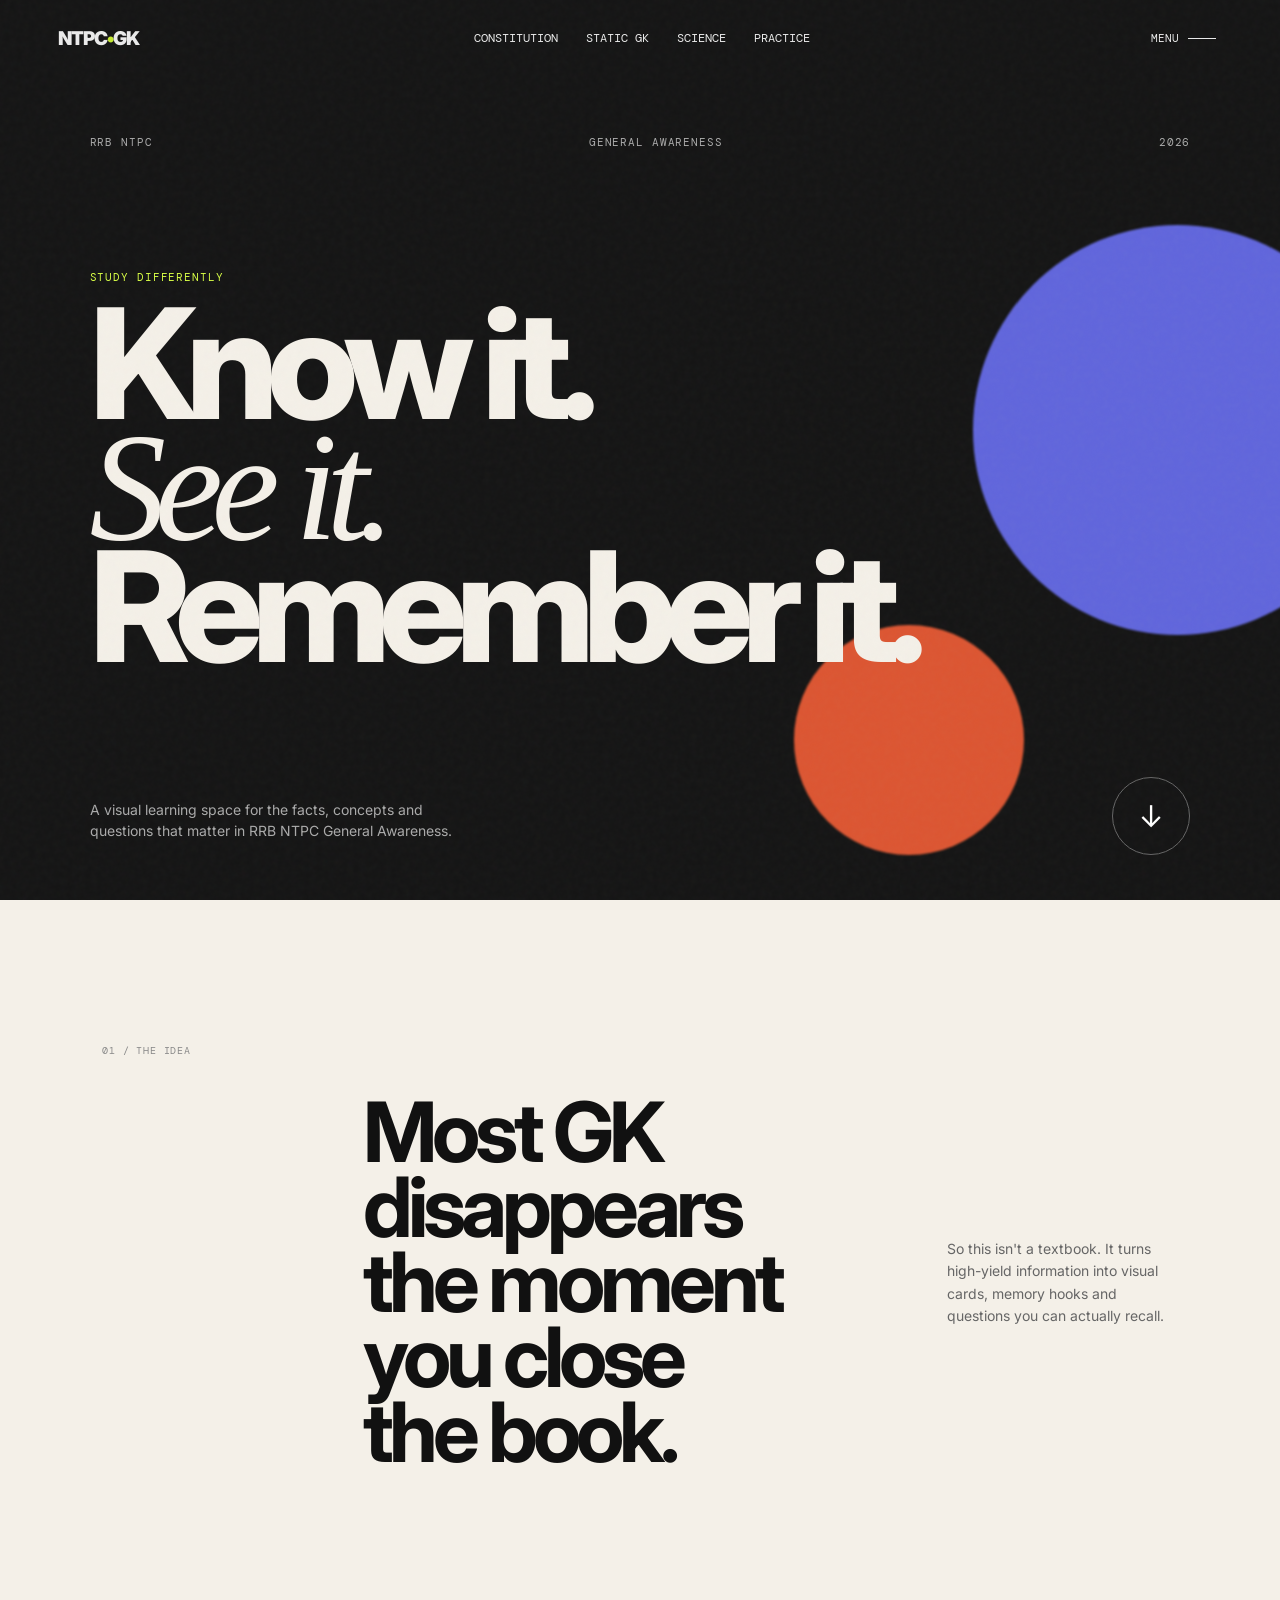
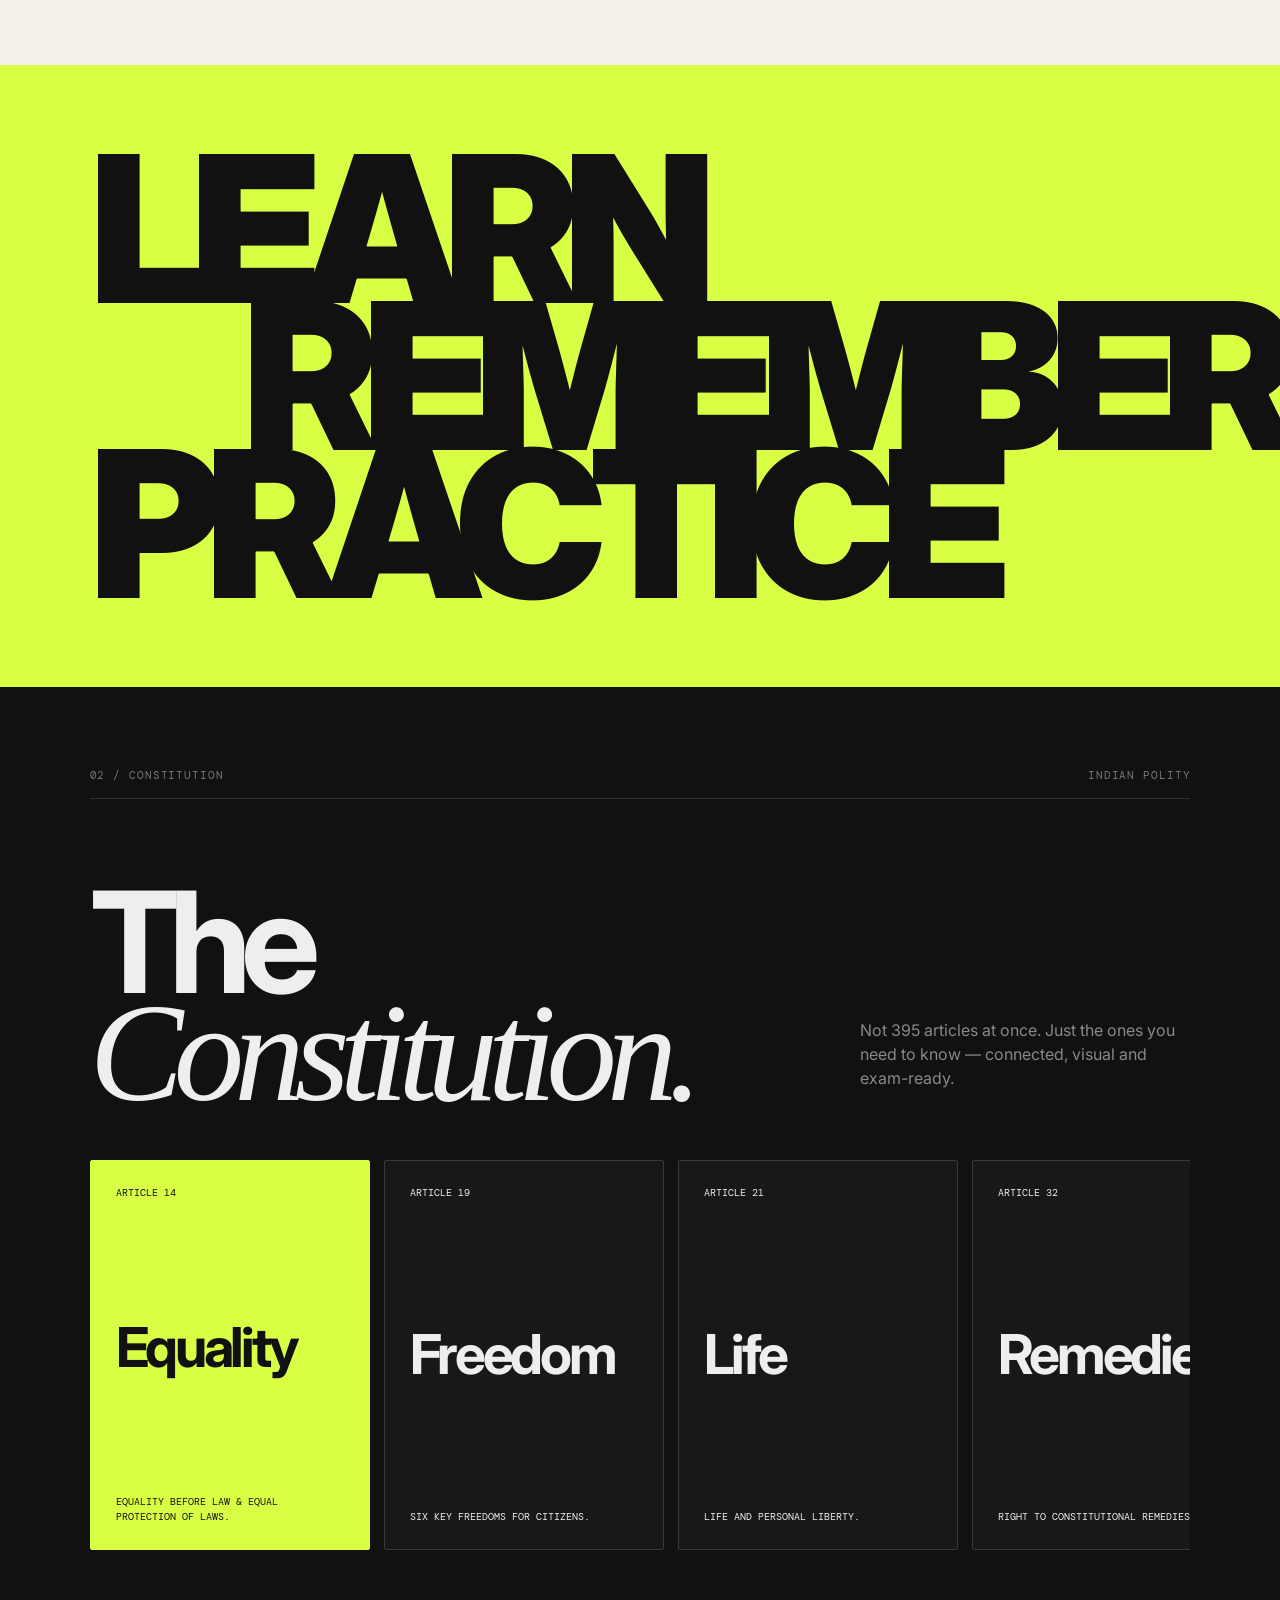
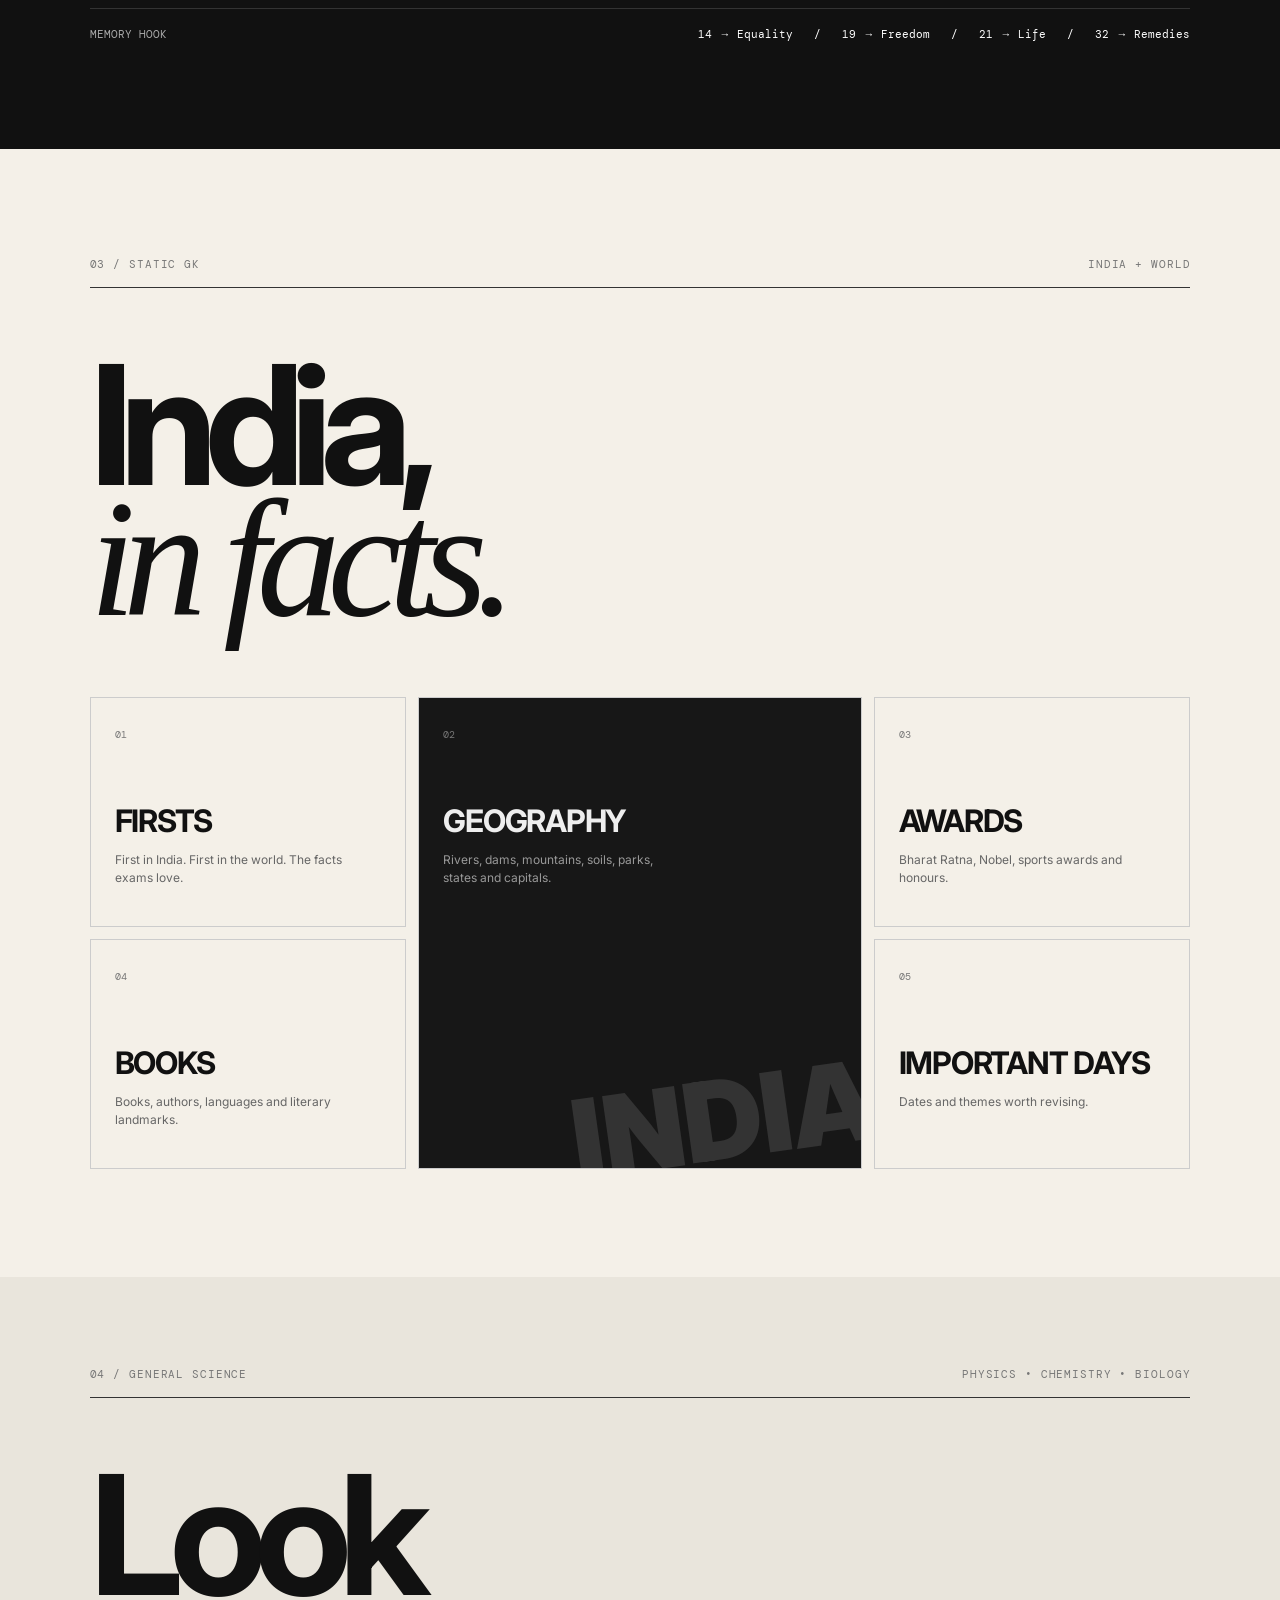
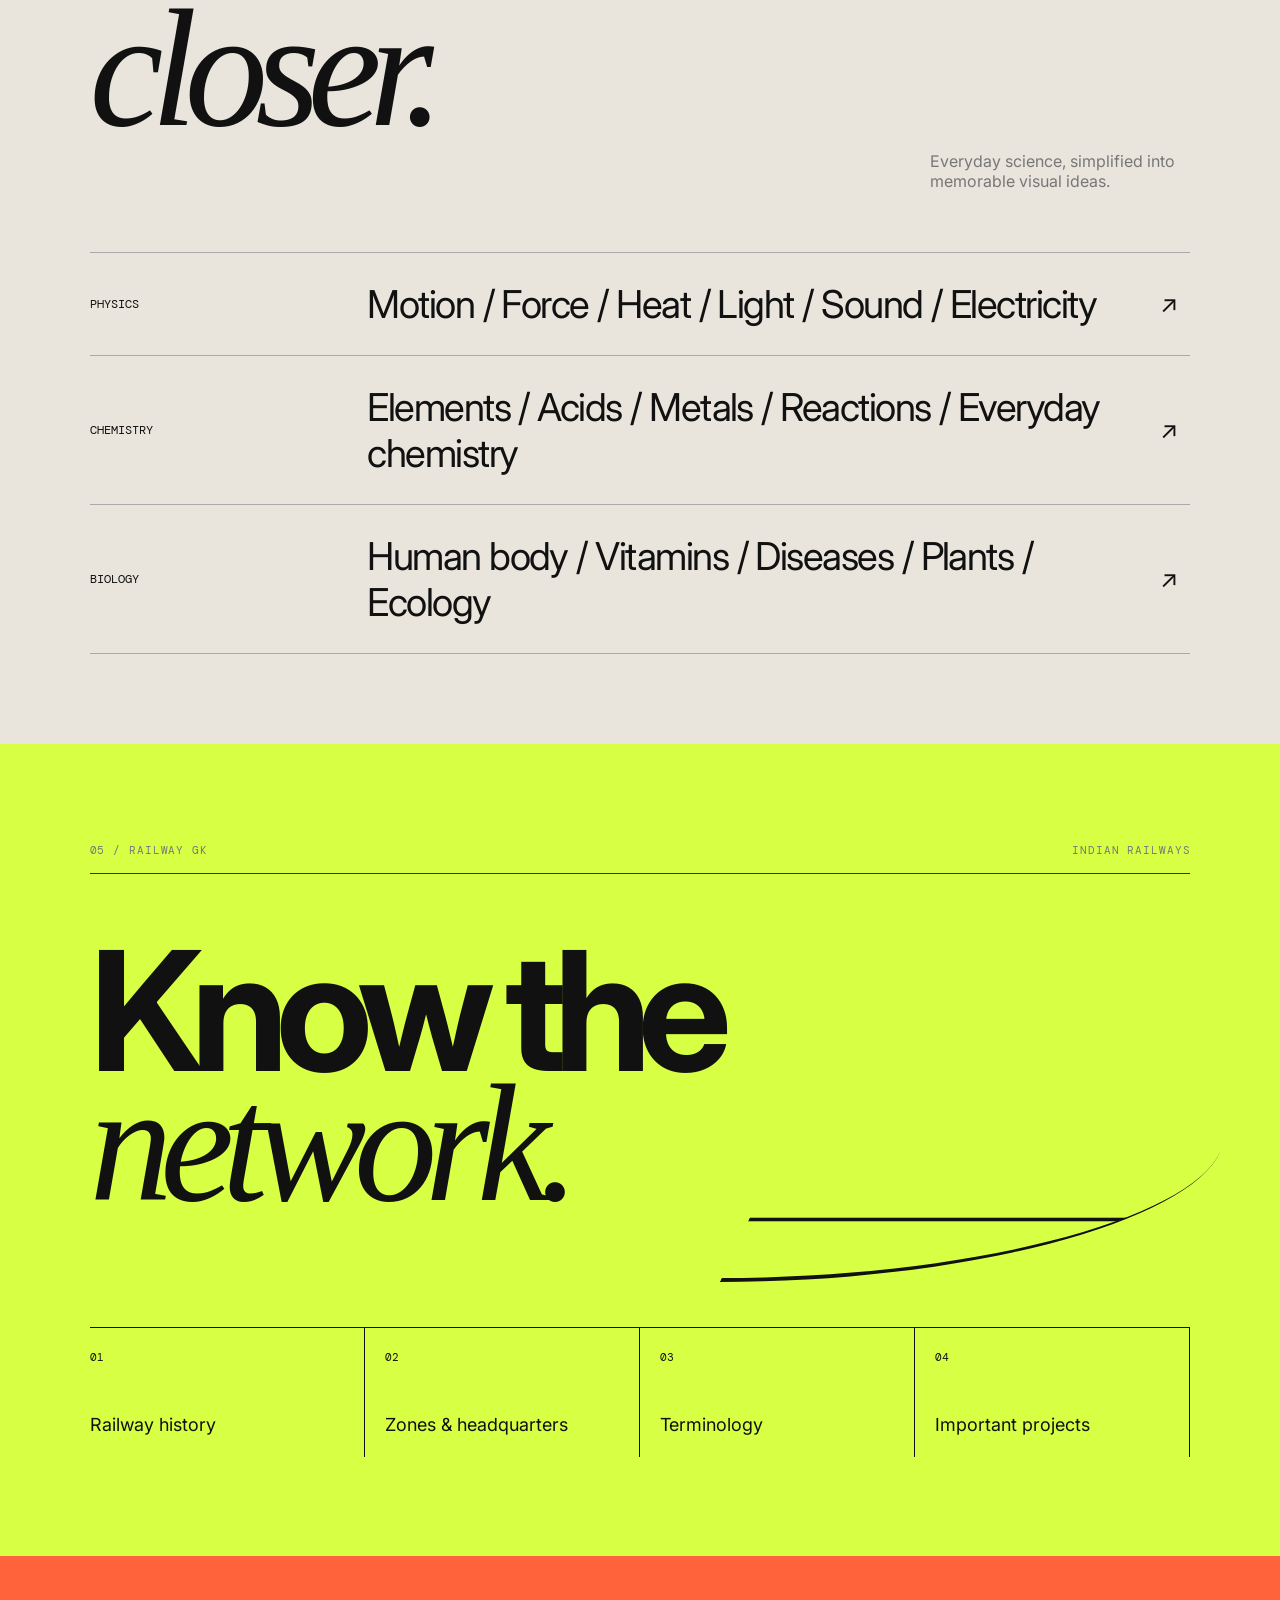
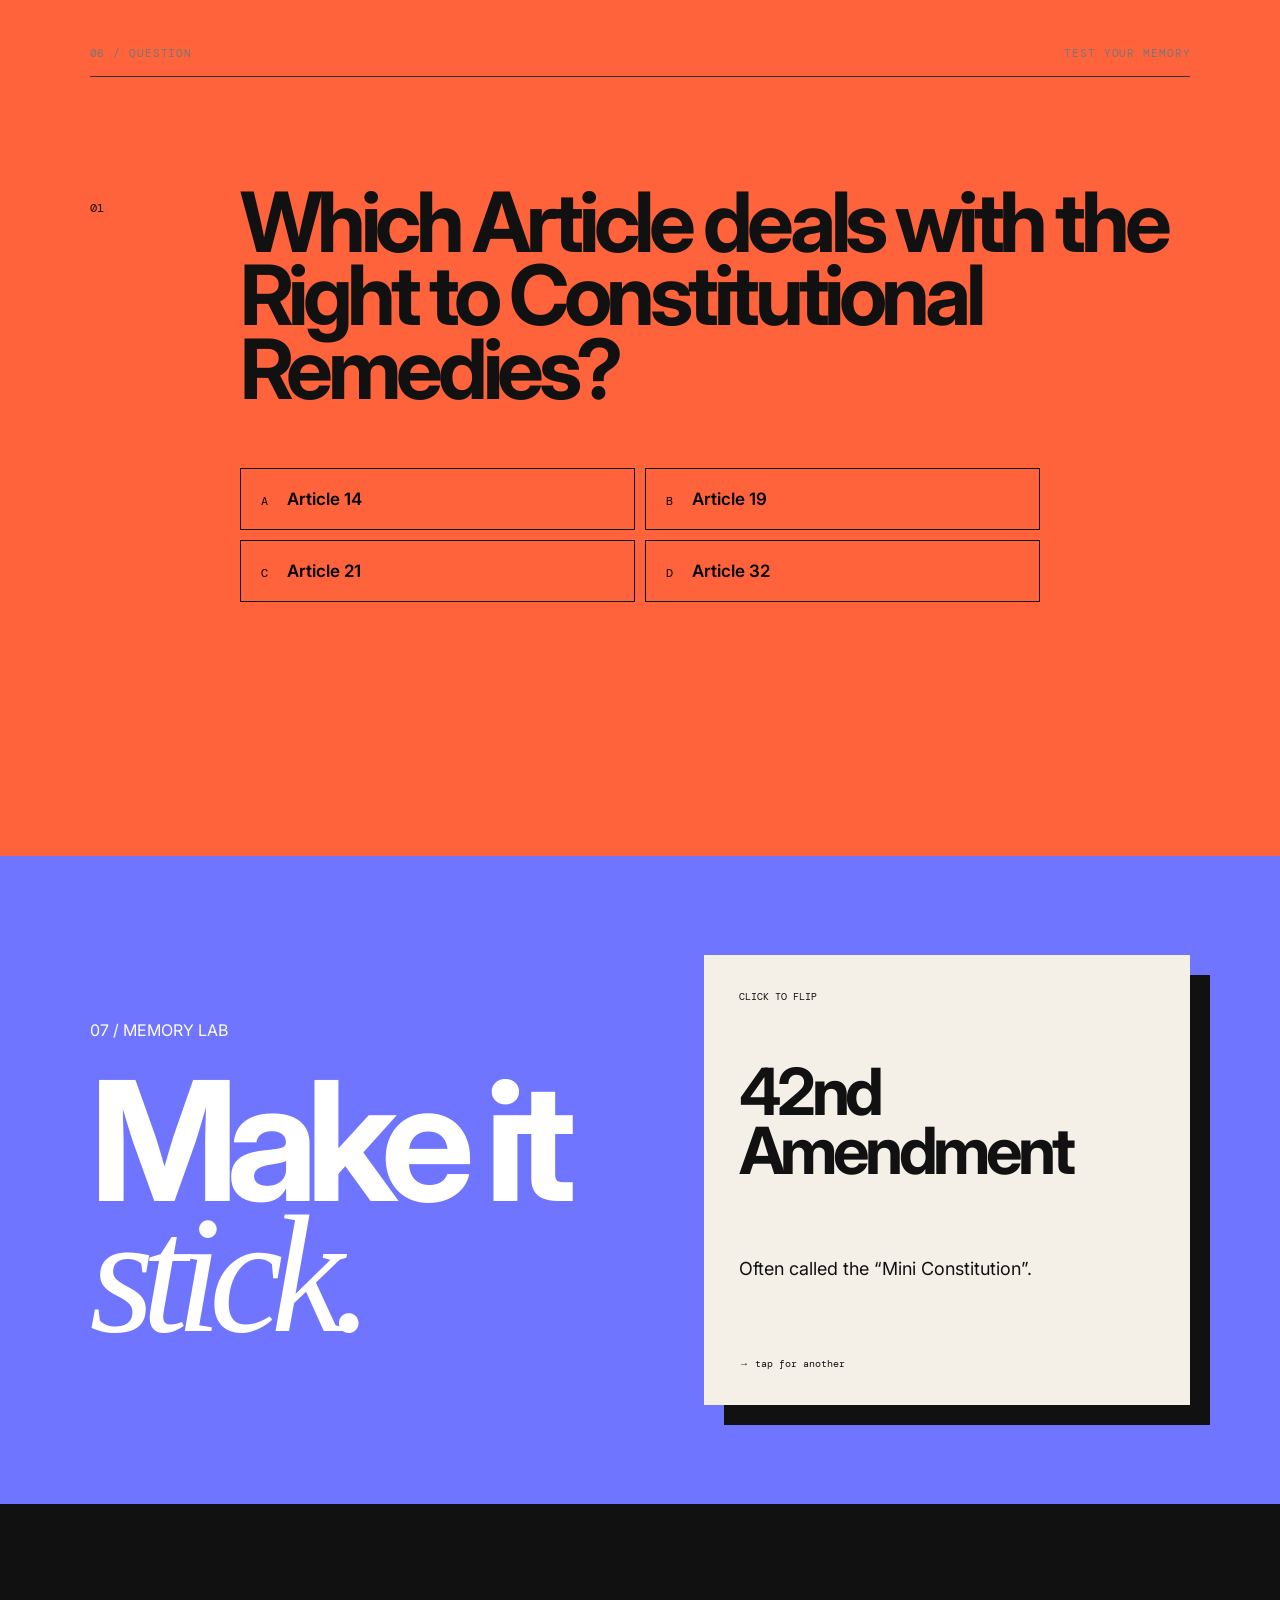
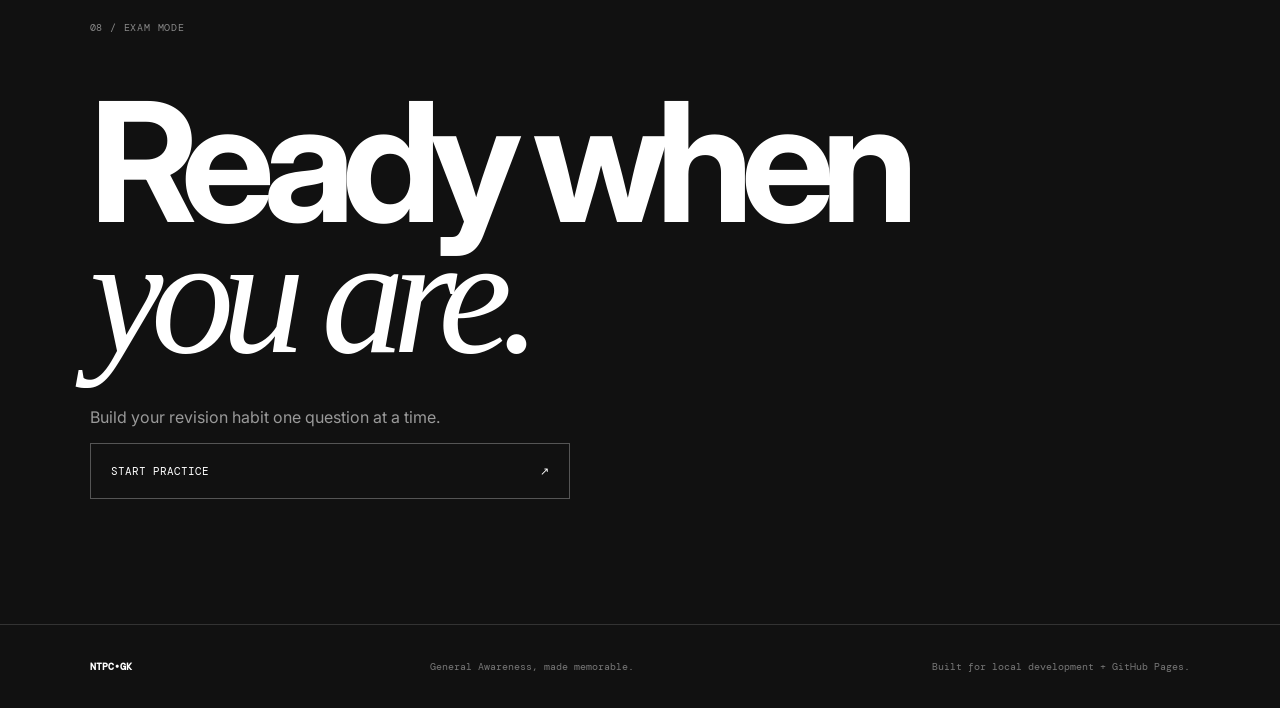
<file: index.html>
<!doctype html>
<html lang="en"><head>
<meta charset="utf-8"><meta name="viewport" content="width=device-width,initial-scale=1">
<title>NTPC — General Awareness</title><link rel="stylesheet" href="style.css">
</head><body>
<div class="cursor"></div><div class="grain"></div>
<header class="nav">
  <a class="wordmark" href="#top">NTPC<span>•</span>GK</a>
  <div class="navlinks"><a href="#constitution">Constitution</a><a href="#static">Static GK</a><a href="#science">Science</a><a href="#practice">Practice</a></div>
  <button class="menu" onclick="toggleMenu()">MENU <i></i></button>
</header>
<div class="mobileMenu" id="mobileMenu"><a href="#constitution" onclick="toggleMenu()">Constitution</a><a href="#static" onclick="toggleMenu()">Static GK</a><a href="#science" onclick="toggleMenu()">Science</a><a href="#practice" onclick="toggleMenu()">Practice</a></div>

<main id="top">
<section class="hero">
  <div class="heroMeta"><span>RRB NTPC</span><span>GENERAL AWARENESS</span><span>2026</span></div>
  <div class="heroTitle"><p class="kicker">STUDY DIFFERENTLY</p><h1>Know it.<br><em>See it.</em><br>Remember it.</h1></div>
  <div class="heroBottom"><p>A visual learning space for the facts, concepts and questions that matter in RRB NTPC General Awareness.</p><a class="circleBtn" href="#constitution">↓</a></div>
  <div class="orb orb1"></div><div class="orb orb2"></div>
</section>

<section class="intro reveal">
 <div class="label">01 / THE IDEA</div>
 <div class="bigCopy">Most GK disappears<br>the moment you close<br>the book.</div>
 <div class="sideCopy">So this isn't a textbook. It turns high-yield information into visual cards, memory hooks and questions you can actually recall.</div>
</section>

<section class="statement">
 <div class="statementWord">LEARN</div><div class="statementWord offset">REMEMBER</div><div class="statementWord">PRACTICE</div>
</section>

<section class="chapter dark reveal" id="constitution">
 <div class="chapterTop"><span>02 / CONSTITUTION</span><span>INDIAN POLITY</span></div>
 <div class="chapterTitle"><h2>The<br><em>Constitution.</em></h2><p>Not 395 articles at once. Just the ones you need to know — connected, visual and exam-ready.</p></div>
 <div class="articleRail">
  <article class="articleCard featured"><span>ARTICLE 14</span><strong>Equality</strong><small>Equality before law & equal protection of laws.</small></article>
  <article class="articleCard"><span>ARTICLE 19</span><strong>Freedom</strong><small>Six key freedoms for citizens.</small></article>
  <article class="articleCard"><span>ARTICLE 21</span><strong>Life</strong><small>Life and personal liberty.</small></article>
  <article class="articleCard"><span>ARTICLE 32</span><strong>Remedies</strong><small>Right to Constitutional Remedies.</small></article>
 </div>
 <div class="memoryStrip"><span>MEMORY HOOK</span><b>14 → Equality &nbsp; / &nbsp; 19 → Freedom &nbsp; / &nbsp; 21 → Life &nbsp; / &nbsp; 32 → Remedies</b></div>
</section>

<section class="facts reveal" id="static">
 <div class="chapterTop"><span>03 / STATIC GK</span><span>INDIA + WORLD</span></div>
 <h2>India,<br><em>in facts.</em></h2>
 <div class="factMosaic">
  <article><span>01</span><b>FIRSTS</b><p>First in India. First in the world. The facts exams love.</p></article>
  <article class="tall"><span>02</span><b>GEOGRAPHY</b><p>Rivers, dams, mountains, soils, parks, states and capitals.</p><div class="mapShape">INDIA</div></article>
  <article><span>03</span><b>AWARDS</b><p>Bharat Ratna, Nobel, sports awards and honours.</p></article>
  <article><span>04</span><b>BOOKS</b><p>Books, authors, languages and literary landmarks.</p></article>
  <article><span>05</span><b>IMPORTANT DAYS</b><p>Dates and themes worth revising.</p></article>
 </div>
</section>

<section class="science reveal" id="science">
 <div class="chapterTop"><span>04 / GENERAL SCIENCE</span><span>PHYSICS • CHEMISTRY • BIOLOGY</span></div>
 <div class="scienceTitle"><h2>Look<br><em>closer.</em></h2><p>Everyday science, simplified into memorable visual ideas.</p></div>
 <div class="scienceRows">
  <div class="scienceRow"><b>PHYSICS</b><span>Motion / Force / Heat / Light / Sound / Electricity</span><i>↗</i></div>
  <div class="scienceRow"><b>CHEMISTRY</b><span>Elements / Acids / Metals / Reactions / Everyday chemistry</span><i>↗</i></div>
  <div class="scienceRow"><b>BIOLOGY</b><span>Human body / Vitamins / Diseases / Plants / Ecology</span><i>↗</i></div>
 </div>
</section>

<section class="railway reveal">
 <div class="chapterTop"><span>05 / RAILWAY GK</span><span>INDIAN RAILWAYS</span></div>
 <div class="railTitle"><h2>Know the<br><em>network.</em></h2><div class="track"></div></div>
 <div class="railFacts"><div><b>01</b><span>Railway history</span></div><div><b>02</b><span>Zones & headquarters</span></div><div><b>03</b><span>Terminology</span></div><div><b>04</b><span>Important projects</span></div></div>
</section>

<section class="question reveal" id="practice">
 <div class="chapterTop"><span>06 / QUESTION</span><span>TEST YOUR MEMORY</span></div>
 <div class="qwrap">
   <div class="qnum">01</div>
   <div><h2>Which Article deals with the Right to Constitutional Remedies?</h2>
   <div class="options" id="options">
    <button onclick="answer(this,0)">A <span>Article 14</span></button>
    <button onclick="answer(this,1)">B <span>Article 19</span></button>
    <button onclick="answer(this,2)">C <span>Article 21</span></button>
    <button onclick="answer(this,3)">D <span>Article 32</span></button>
   </div><p class="result" id="result"></p></div>
 </div>
</section>

<section class="memory reveal">
 <div class="memoryBig"><span>07 / MEMORY LAB</span><h2>Make it<br><em>stick.</em></h2></div>
 <div class="flash" id="flash" onclick="nextFlash()"><small>CLICK TO FLIP</small><b id="flashTitle">42nd Amendment</b><p id="flashText">Often called the “Mini Constitution”.</p><span id="flashHint">→ tap for another</span></div>
</section>

<section class="cta reveal">
 <div class="label">08 / EXAM MODE</div><h2>Ready when<br><em>you are.</em></h2><p>Build your revision habit one question at a time.</p><a href="#practice" class="ctaBtn">START PRACTICE <span>↗</span></a>
</section>
</main>
<footer><b>NTPC•GK</b><span>General Awareness, made memorable.</span><span>Built for local development + GitHub Pages.</span></footer>
<script src="app.js"></script>
</body></html>
</file>
<file: style.css>
@import url('https://fonts.googleapis.com/css2?family=DM+Mono:wght@400;500&family=Inter:wght@400;500;600;700;800;900&display=swap');
:root{--ink:#111;--paper:#f4f0e8;--lime:#d9ff45;--orange:#ff6238;--blue:#6f75ff;--line:#242424;--serif:Georgia,serif}
*{box-sizing:border-box}html{scroll-behavior:smooth}body{margin:0;background:var(--paper);color:var(--ink);font-family:Inter,Arial,sans-serif;overflow-x:hidden}.grain{position:fixed;inset:0;pointer-events:none;opacity:.035;background-image:url("data:image/svg+xml,%3Csvg viewBox='0 0 180 180' xmlns='http://www.w3.org/2000/svg'%3E%3Cfilter id='n'%3E%3CfeTurbulence type='fractalNoise' baseFrequency='.8' numOctaves='3' stitchTiles='stitch'/%3E%3C/filter%3E%3Crect width='100%25' height='100%25' filter='url(%23n)' opacity='.8'/%3E%3C/svg%3E");z-index:50}.nav{height:76px;padding:0 4.5%;display:flex;align-items:center;justify-content:space-between;position:fixed;top:0;left:0;right:0;z-index:40;mix-blend-mode:difference;color:#fff}.wordmark{font-weight:900;font-size:19px;color:inherit;text-decoration:none;letter-spacing:-1px}.wordmark span{color:var(--lime)}.navlinks{display:flex;gap:28px;font:12px "DM Mono",monospace;text-transform:uppercase}.navlinks a{color:inherit;text-decoration:none}.menu{background:none;border:0;color:inherit;font:11px "DM Mono";display:flex;align-items:center;gap:9px}.menu i{width:28px;height:1px;background:currentColor;display:block}.mobileMenu{position:fixed;inset:0;background:#111;color:#fff;z-index:35;display:none;flex-direction:column;justify-content:center;padding:8%;gap:18px}.mobileMenu.open{display:flex}.mobileMenu a{font-size:48px;color:#fff;text-decoration:none;font-weight:800;letter-spacing:-3px}.hero{min-height:100vh;background:#151515;color:#f4f0e8;padding:15vh 7% 5vh;display:flex;flex-direction:column;justify-content:space-between;position:relative;overflow:hidden}.heroMeta,.chapterTop,.label,.kicker{font:11px "DM Mono",monospace;letter-spacing:.08em;text-transform:uppercase}.heroMeta{display:flex;justify-content:space-between;max-width:100%;color:#aaa}.heroTitle{position:relative;z-index:2}.kicker{color:var(--lime);margin-bottom:20px}.hero h1{font-size:clamp(72px,12vw,190px);line-height:.78;letter-spacing:-.075em;margin:0;font-weight:800}.hero h1 em,.chapterTitle em,.facts h2 em,.scienceTitle em,.railTitle em,.memoryBig em,.cta h2 em{font-family:var(--serif);font-weight:400}.heroBottom{display:flex;justify-content:space-between;align-items:end;position:relative;z-index:2}.heroBottom p{max-width:390px;color:#aaa;line-height:1.5;font-size:14px}.circleBtn{width:78px;height:78px;border:1px solid #666;border-radius:50%;display:grid;place-items:center;color:#fff;text-decoration:none;font-size:30px}.orb{position:absolute;border-radius:50%;filter:blur(1px);opacity:.85}.orb1{width:32vw;height:32vw;background:var(--blue);right:-8vw;top:25vh}.orb2{width:18vw;height:18vw;background:var(--orange);right:20vw;bottom:5vh}.intro{min-height:85vh;padding:16vh 8%;display:grid;grid-template-columns:1fr 2.4fr 1fr;gap:30px;align-items:center}.bigCopy{font-size:clamp(45px,6.5vw,105px);line-height:.9;letter-spacing:-.06em;font-weight:700}.sideCopy{font-size:14px;line-height:1.6;color:#666;max-width:300px}.label{font-size:10px;color:#888;align-self:start}.statement{background:var(--lime);padding:10vh 7%;overflow:hidden}.statementWord{font-size:clamp(80px,16vw,240px);line-height:.72;letter-spacing:-.08em;font-weight:900;white-space:nowrap}.statementWord.offset{margin-left:12vw}.dark{background:#111;color:#eee}.chapter{padding:9vh 7% 12vh}.chapterTop{display:flex;justify-content:space-between;color:#777;border-bottom:1px solid #333;padding-bottom:16px}.chapterTitle{display:flex;justify-content:space-between;align-items:end;padding:10vh 0 6vh}.chapterTitle h2{font-size:clamp(75px,11vw,170px);line-height:.76;letter-spacing:-.07em;margin:0}.chapterTitle p{max-width:330px;color:#888;line-height:1.5}.articleRail{display:flex;gap:14px;overflow:auto;padding-bottom:18px;scrollbar-width:none}.articleRail::-webkit-scrollbar{display:none}.articleCard{min-width:280px;height:390px;border:1px solid #393939;border-radius:2px;padding:25px;display:flex;flex-direction:column;justify-content:space-between;background:#181818}.articleCard.featured{background:var(--lime);color:#111;border-color:var(--lime)}.articleCard span,.articleCard small{font:10px "DM Mono";text-transform:uppercase}.articleCard strong{font-size:55px;letter-spacing:-.06em}.articleCard small{line-height:1.5;max-width:200px}.memoryStrip{margin-top:40px;border-top:1px solid #333;padding-top:18px;display:flex;justify-content:space-between;gap:20px;font:11px "DM Mono";color:#aaa}.memoryStrip b{color:#fff;font-weight:400}.facts{padding:12vh 7%}.facts h2,.scienceTitle h2,.railTitle h2,.memoryBig h2,.cta h2{font-size:clamp(85px,13vw,200px);line-height:.78;letter-spacing:-.075em;margin:8vh 0}.factMosaic{display:grid;grid-template-columns:1fr 1.4fr 1fr;grid-auto-rows:230px;gap:12px}.factMosaic article{padding:24px;border:1px solid #ccc;position:relative;overflow:hidden}.factMosaic article span{font:10px "DM Mono";color:#777}.factMosaic article b{display:block;font-size:31px;margin-top:60px;letter-spacing:-.04em}.factMosaic article p{font-size:12px;color:#666;max-width:230px;line-height:1.5}.factMosaic .tall{grid-row:span 2;background:#171717;color:#eee}.factMosaic .tall p{color:#999}.mapShape{font-size:110px;font-weight:900;position:absolute;right:-15px;bottom:-18px;color:#333;transform:rotate(-8deg)}.science{background:#e9e5dc;padding:10vh 7%}.scienceTitle{display:flex;align-items:end;justify-content:space-between}.scienceTitle p{max-width:260px;color:#777}.scienceRows{margin-top:5vh}.scienceRow{border-top:1px solid #aaa;padding:28px 0;display:grid;grid-template-columns:1fr 3fr 30px;align-items:center;gap:20px}.scienceRow:last-child{border-bottom:1px solid #aaa}.scienceRow b{font:12px "DM Mono"}.scienceRow span{font-size:clamp(22px,3vw,42px);letter-spacing:-.04em}.scienceRow i{font-style:normal;font-size:24px}.railway{background:#d7ff43;padding:11vh 7%}.railTitle{display:flex;justify-content:space-between;align-items:end}.track{width:40%;height:130px;border-bottom:4px solid #111;border-radius:0 0 100% 0;transform:skewX(-25deg);background:linear-gradient(#d7ff43 48%,transparent 48%,transparent 52%,#111 52%,#111 55%,transparent 55%)}.railFacts{display:grid;grid-template-columns:repeat(4,1fr);border-top:1px solid #111;margin-top:5vh}.railFacts div{padding:22px 0;border-right:1px solid #111}.railFacts div:not(:first-child){padding-left:20px}.railFacts b{display:block;font:11px "DM Mono";margin-bottom:50px}.railFacts span{font-size:18px}.question{background:#ff633b;color:#111;padding:10vh 7%;min-height:100vh}.qwrap{display:grid;grid-template-columns:120px 1fr;gap:30px;margin-top:12vh}.qnum{font:12px "DM Mono";padding-top:15px}.qwrap h2{font-size:clamp(45px,6.5vw,100px);line-height:.88;letter-spacing:-.065em;max-width:950px;margin:0 0 7vh}.options{display:grid;grid-template-columns:1fr 1fr;gap:10px;max-width:800px}.options button{background:transparent;border:1px solid #111;padding:20px;text-align:left;font:12px "DM Mono";cursor:pointer}.options button span{font:600 17px Inter;margin-left:12px}.options button:hover{background:#111;color:#fff}.options button.correct{background:#111;color:#d7ff43}.options button.wrong{background:#fff0ec}.result{min-height:28px;font:12px "DM Mono"}.memory{background:#6f75ff;color:#fff;padding:11vh 7%;display:grid;grid-template-columns:1fr 1fr;gap:10vw;align-items:center}.memoryBig h2{margin:4vh 0 0}.flash{background:#f4f0e8;color:#111;min-height:450px;padding:35px;display:flex;flex-direction:column;justify-content:space-between;cursor:pointer;box-shadow:20px 20px 0 #111}.flash small,.flash span{font:10px "DM Mono"}.flash b{font-size:65px;line-height:.9;letter-spacing:-.07em}.flash p{font-size:18px}.cta{background:#111;color:#fff;padding:13vh 7%;min-height:80vh}.cta h2{margin:7vh 0 5vh}.cta p{color:#999}.ctaBtn{display:inline-flex;justify-content:space-between;align-items:center;width:min(480px,100%);padding:20px;border:1px solid #555;color:#fff;text-decoration:none;font:11px "DM Mono"}.ctaBtn:hover{background:var(--lime);color:#111;border-color:var(--lime)}footer{background:#111;color:#777;border-top:1px solid #333;padding:35px 7%;display:flex;justify-content:space-between;font:10px "DM Mono"}footer b{color:#fff}footer span{max-width:280px}.reveal{opacity:0;transform:translateY(40px);transition:opacity .9s,transform .9s}.reveal.visible{opacity:1;transform:none}@media(max-width:800px){.navlinks{display:none}.hero{padding-left:6%;padding-right:6%}.hero h1{font-size:64px}.heroBottom{align-items:start}.intro{grid-template-columns:1fr;padding:14vh 7%;gap:35px}.bigCopy{font-size:52px}.chapter,.facts,.science,.railway,.question,.memory,.cta{padding-left:6%;padding-right:6%}.chapterTitle,.scienceTitle,.railTitle{display:block}.chapterTitle h2,.facts h2,.scienceTitle h2,.railTitle h2,.memoryBig h2,.cta h2{font-size:75px}.chapterTitle p,.scienceTitle p{margin-top:45px}.factMosaic{grid-template-columns:1fr 1fr;grid-auto-rows:210px}.factMosaic .tall{grid-row:span 1}.memoryStrip{display:block}.memoryStrip b{display:block;margin-top:15px;line-height:1.8}.qwrap{grid-template-columns:1fr}.options{grid-template-columns:1fr}.memory{grid-template-columns:1fr}.railFacts{grid-template-columns:1fr 1fr}.railFacts div:nth-child(3),.railFacts div:nth-child(4){border-top:1px solid #111}.track{width:100%;margin-top:40px}footer{display:block}footer span{display:block;margin-top:12px}.mobileMenu a{font-size:40px}}
</file>
